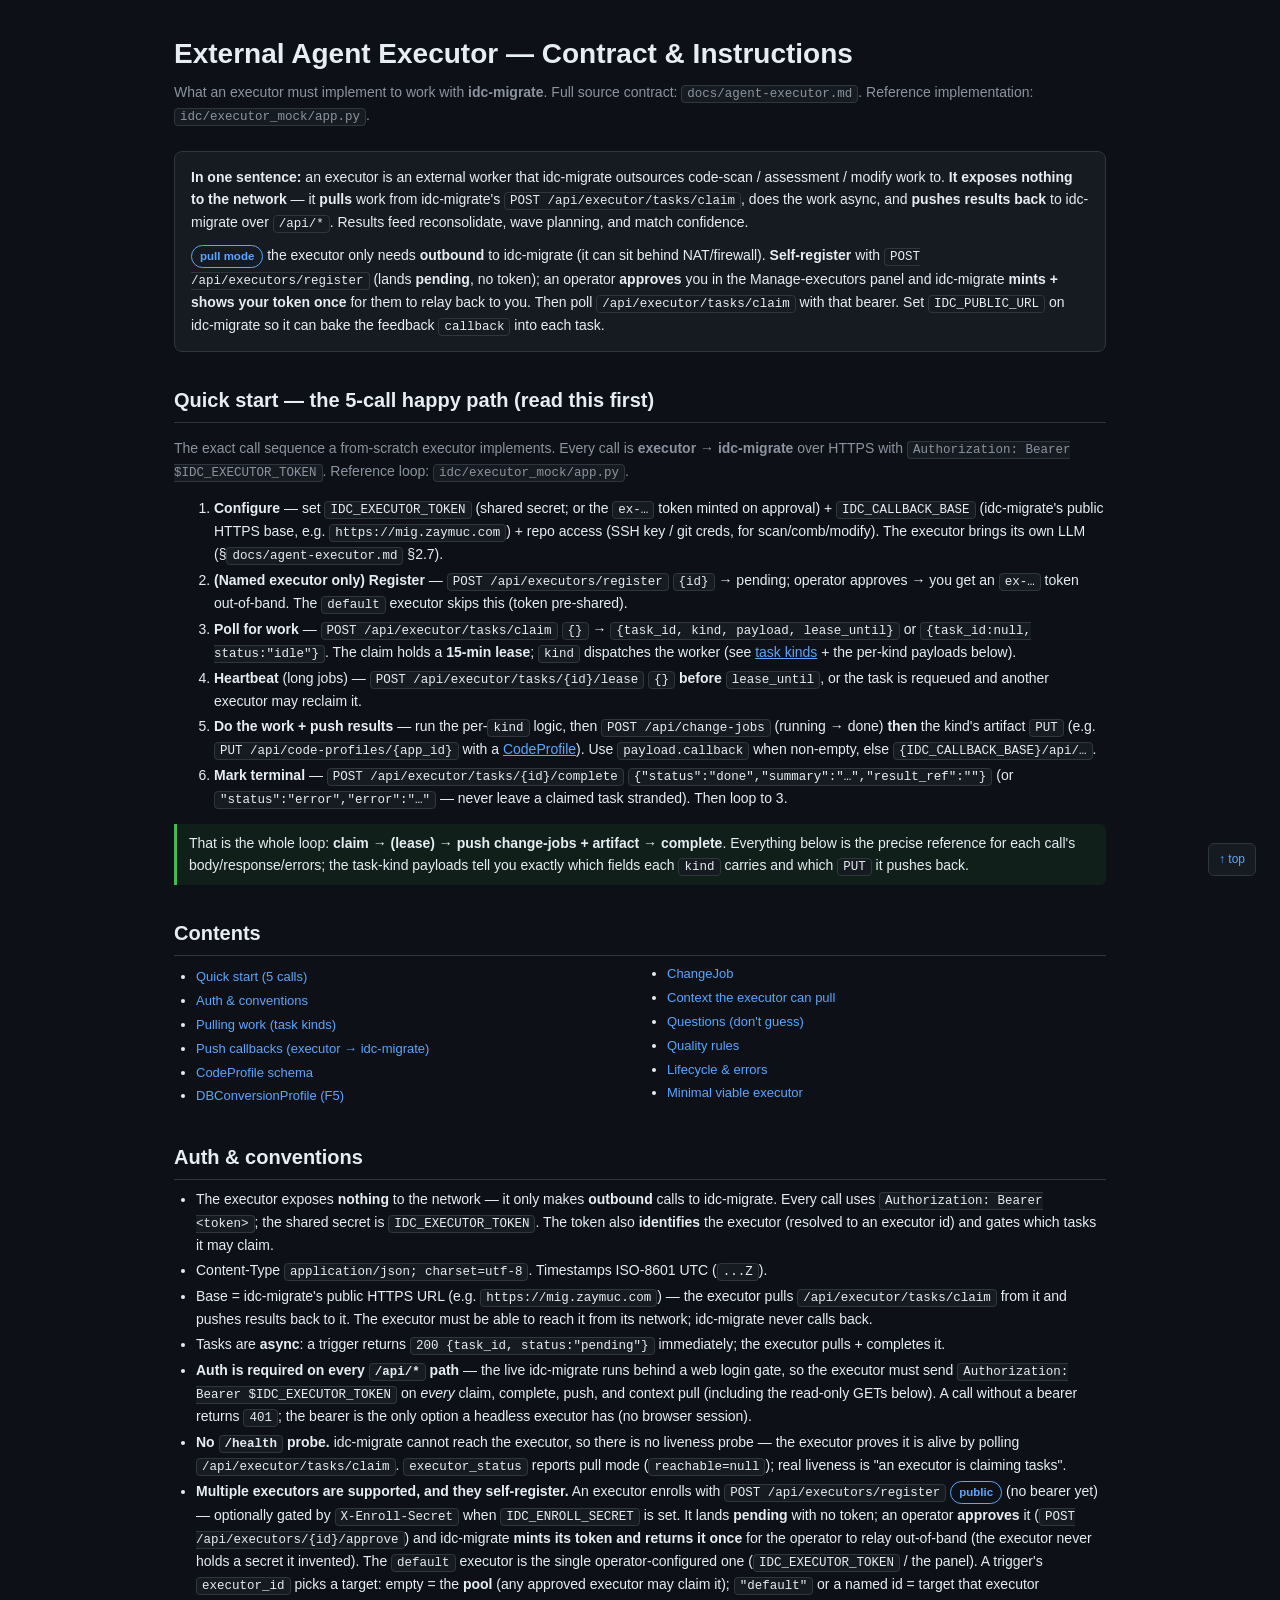
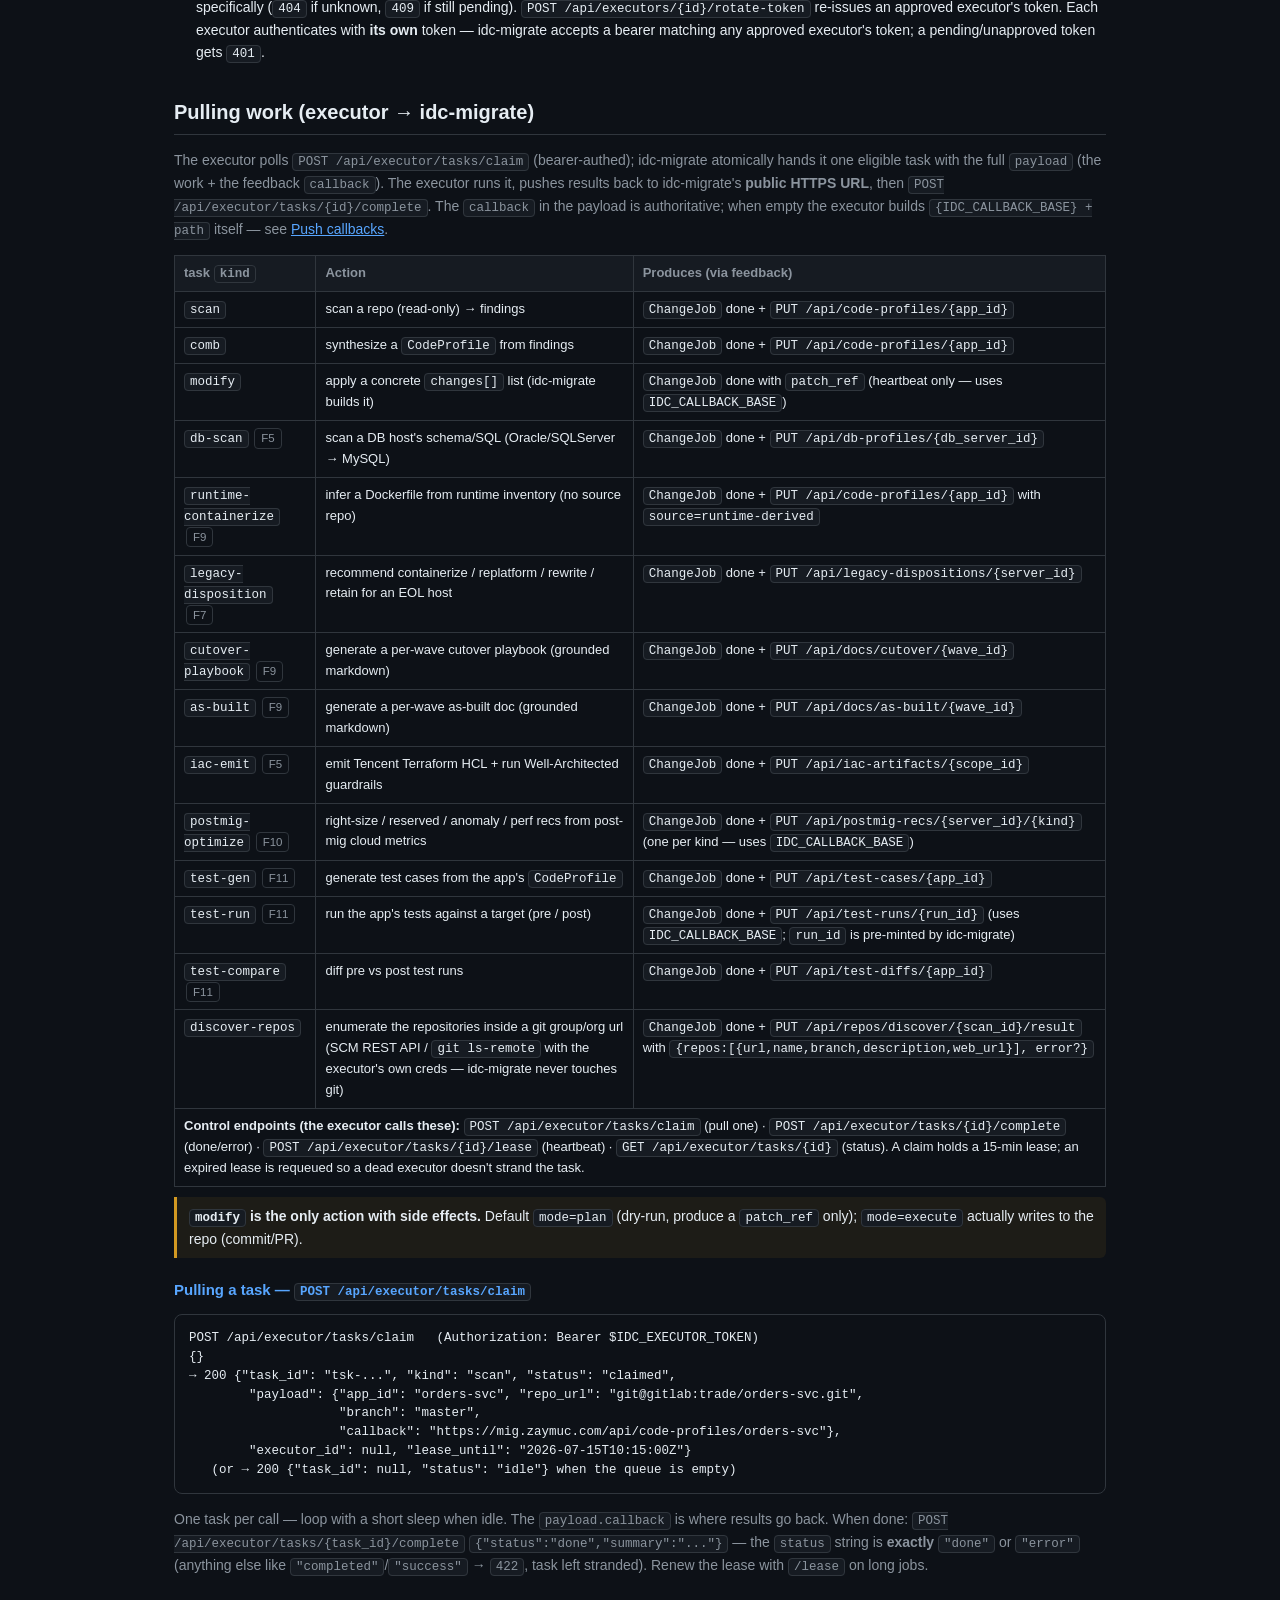
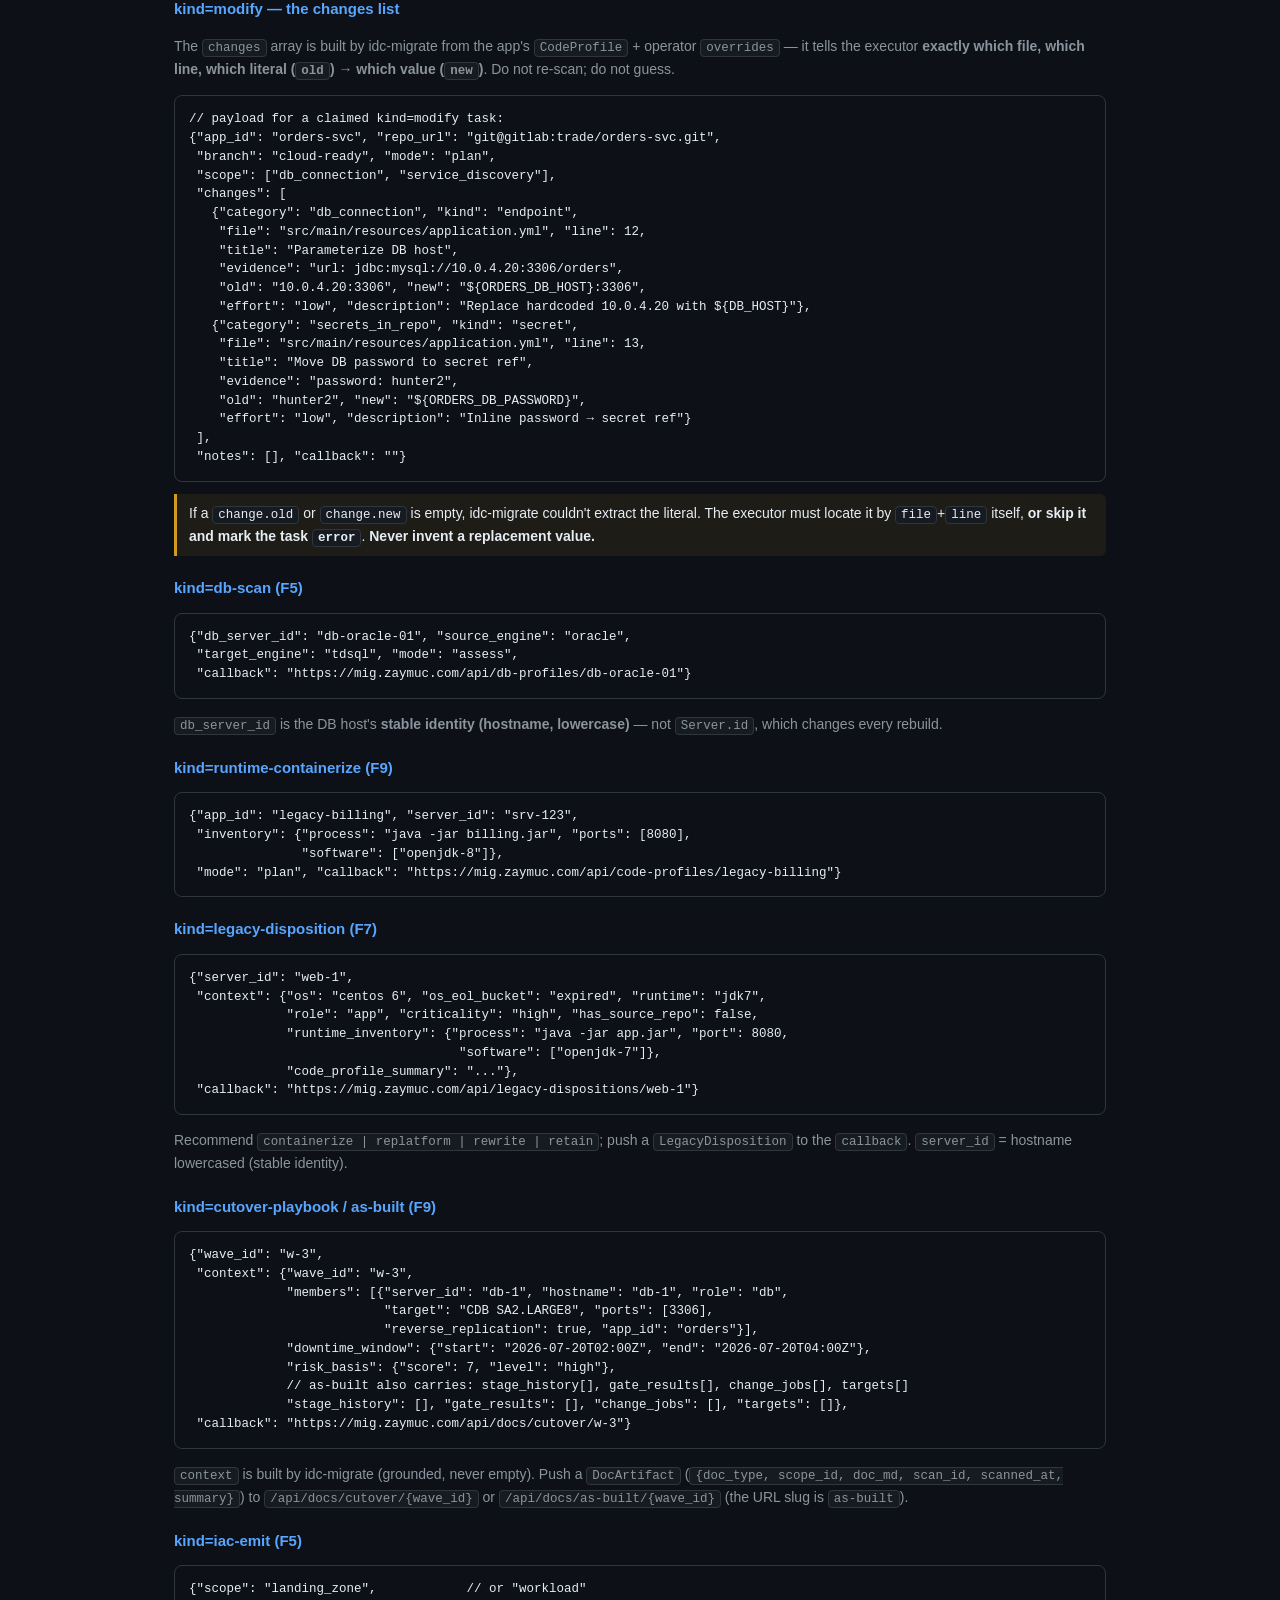
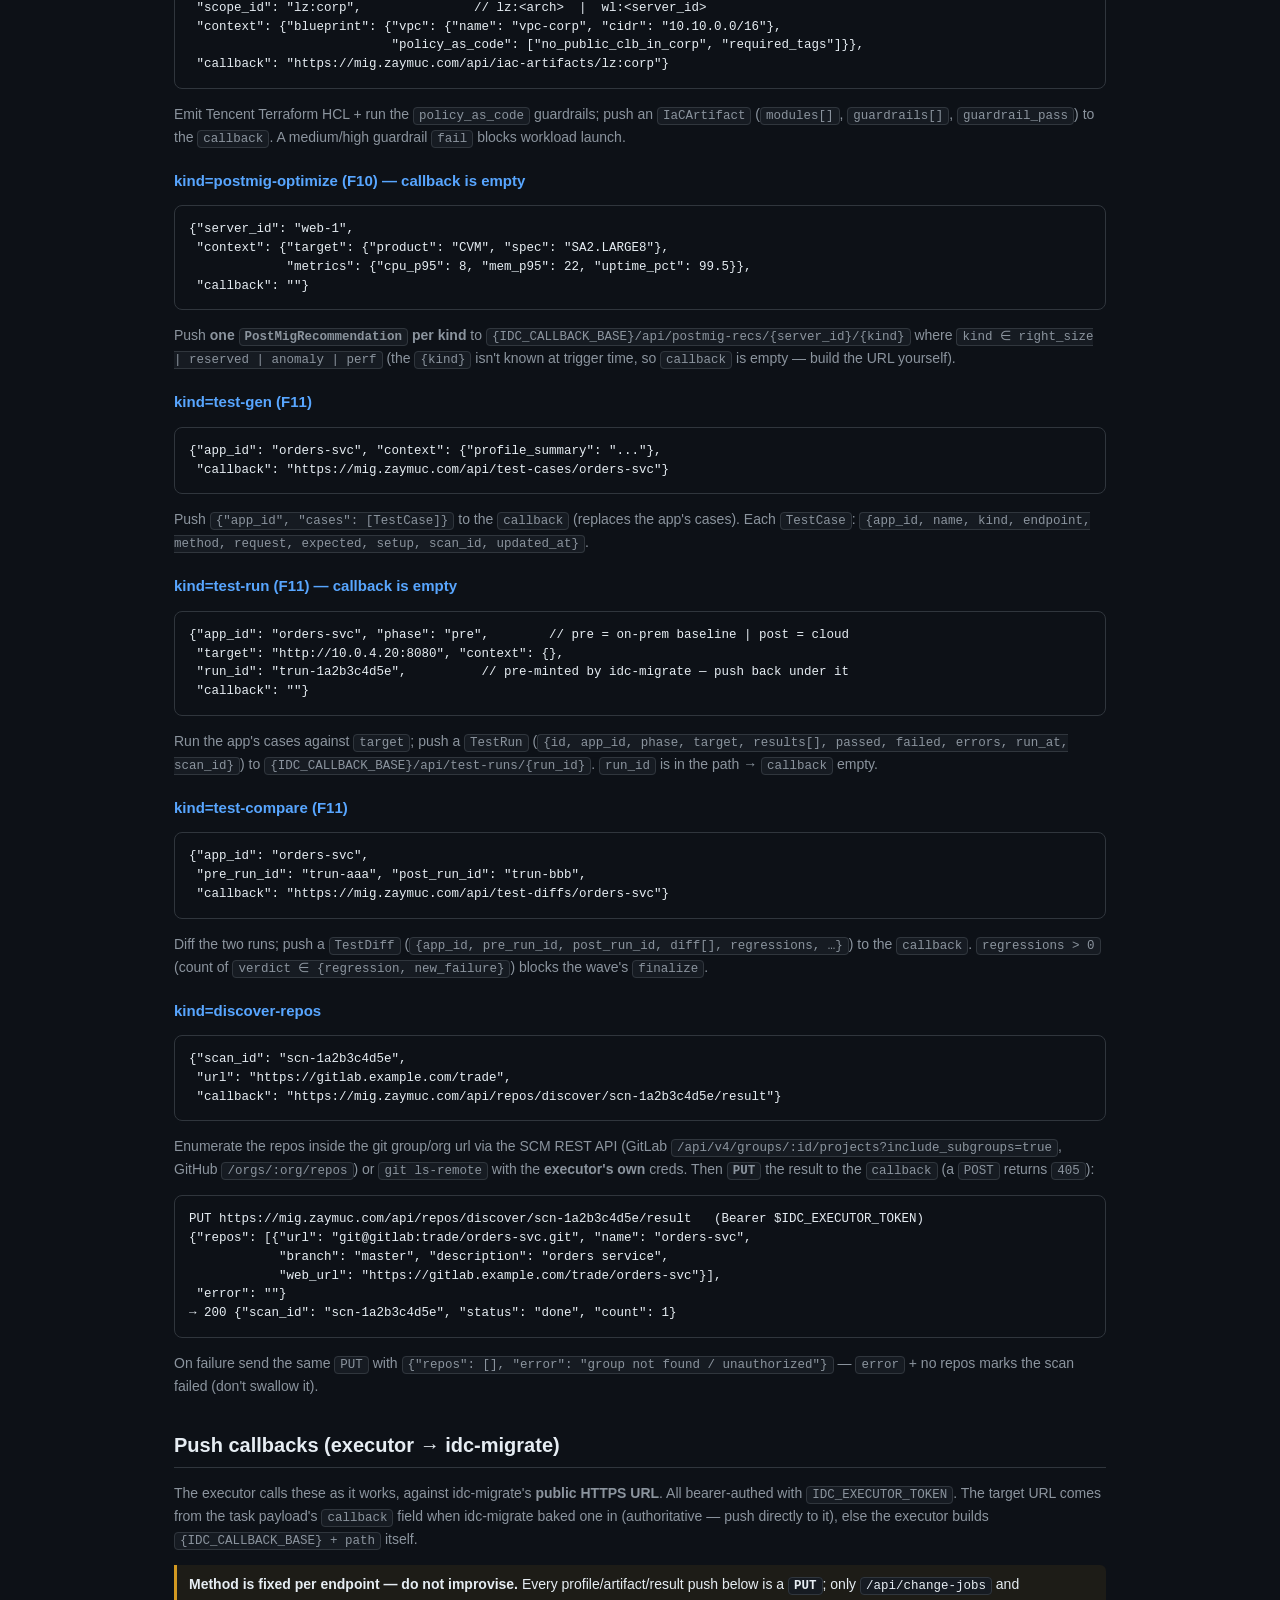
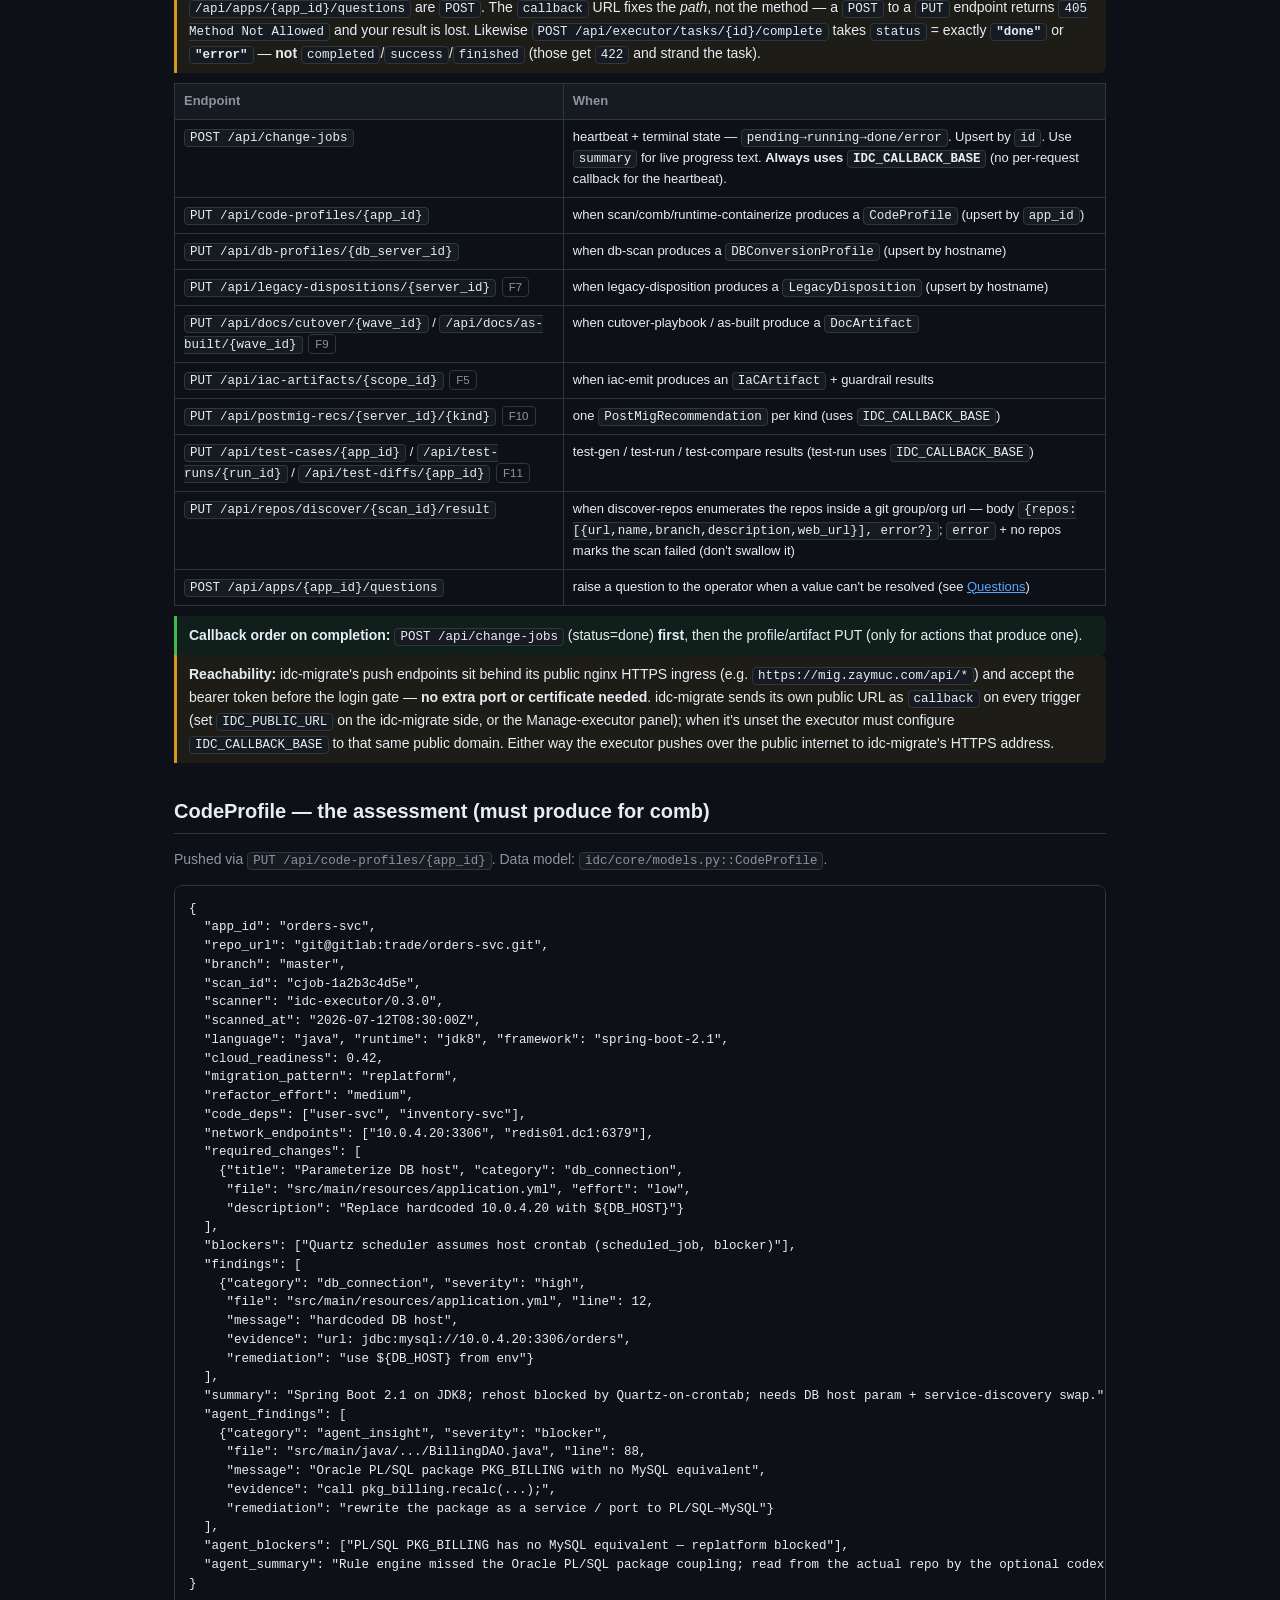
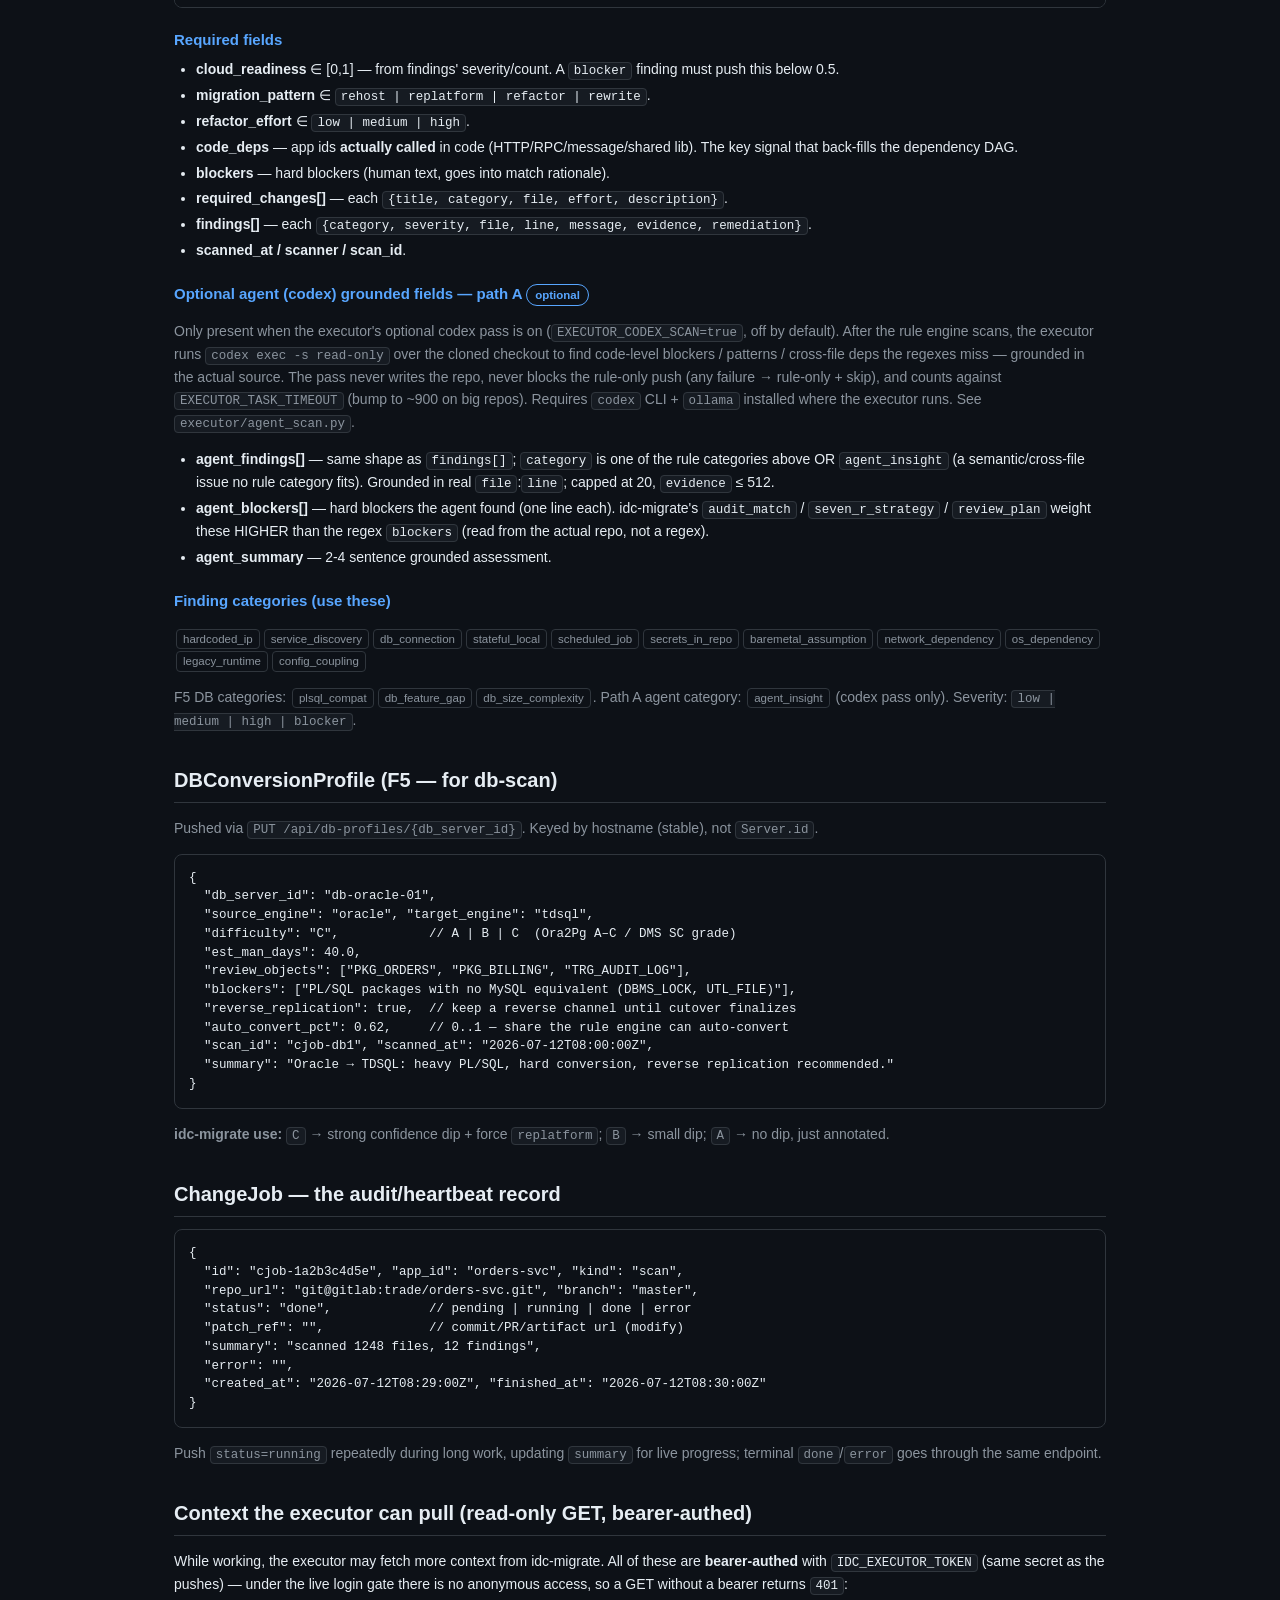
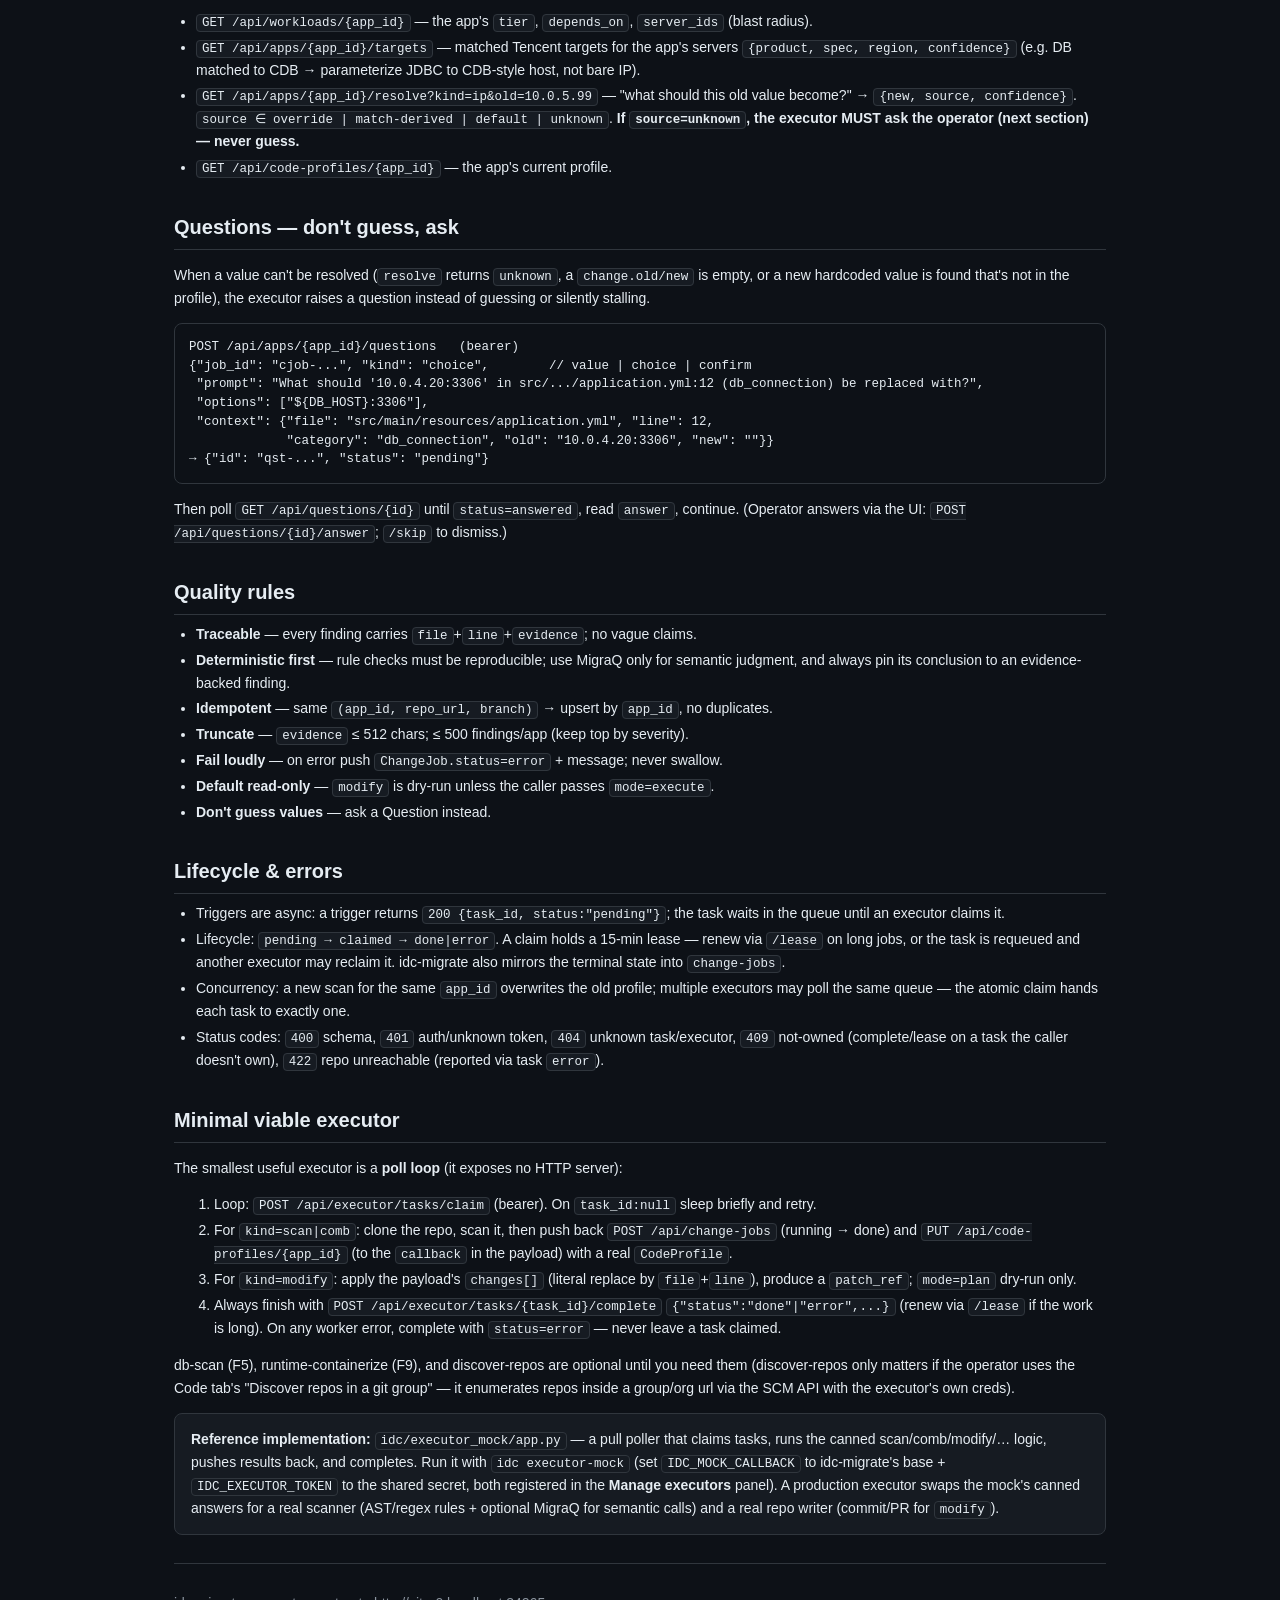
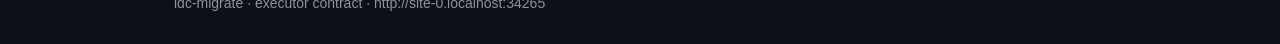
<file: web/executor.html>
<!doctype html>
<html lang="en">
<head>
<meta charset="utf-8"/>
<meta name="viewport" content="width=device-width, initial-scale=1"/>
<title>Executor contract · idc-migrate</title>
<style>
  :root{--bg:#0d1117;--card:#161b22;--border:#30363d;--fg:#e6edf3;--muted:#8b949e;--accent:#58a6ff;--green:#3fb950;--amber:#d29922;--red:#f85149;--code:#0d1117}
  *{box-sizing:border-box}
  body{margin:0;background:var(--bg);color:var(--fg);font:14px/1.6 -apple-system,Segoe UI,Roboto,Helvetica,Arial,sans-serif}
  .wrap{max-width:980px;margin:0 auto;padding:32px 24px 80px}
  h1{font-size:28px;margin:0 0 4px}
  h2{font-size:20px;margin:32px 0 8px;padding-bottom:6px;border-bottom:1px solid var(--border)}
  h3{font-size:15px;margin:20px 0 6px;color:var(--accent)}
  .sub{color:var(--muted);margin:0 0 24px}
  a{color:var(--accent)}
  code,pre{font-family:ui-monospace,SFMono-Regular,Menlo,Consolas,monospace}
  code{background:var(--card);border:1px solid var(--border);padding:1px 5px;border-radius:4px;font-size:12.5px}
  pre{background:var(--code);border:1px solid var(--border);border-radius:8px;padding:14px;overflow:auto;font-size:12.5px;line-height:1.5}
  pre code{background:none;border:0;padding:0;font-size:inherit}
  table{width:100%;border-collapse:collapse;margin:10px 0;font-size:13px}
  th,td{border:1px solid var(--border);padding:7px 9px;text-align:left;vertical-align:top}
  th{background:var(--card);color:var(--muted);font-weight:600}
  .card{background:var(--card);border:1px solid var(--border);border-radius:8px;padding:14px 16px;margin:12px 0}
  .pill{display:inline-block;padding:1px 8px;border-radius:99px;font-size:11.5px;font-weight:600;border:1px solid var(--border)}
  .p-green{color:var(--green);border-color:var(--green)}
  .p-amber{color:var(--amber);border-color:var(--amber)}
  .p-red{color:var(--red);border-color:var(--red)}
  .p-blue{color:var(--accent);border-color:var(--accent)}
  ul{margin:6px 0;padding-left:22px}
  li{margin:3px 0}
  .muted{color:var(--muted)}
  .tag{display:inline-block;background:var(--bg);border:1px solid var(--border);border-radius:4px;padding:0 6px;font-size:11.5px;color:var(--muted);margin:0 2px}
  .toc{columns:2;column-gap:32px;font-size:13px}
  .toc a{text-decoration:none}
  .toc li{break-inside:avoid}
  .note{border-left:3px solid var(--amber);padding:8px 12px;background:rgba(210,153,34,.08);border-radius:0 6px 6px 0}
  .ok{border-left-color:var(--green);background:rgba(63,185,80,.08)}
  hr{border:0;border-top:1px solid var(--border);margin:28px 0}
  .top{position:fixed;right:24px;bottom:24px;background:var(--card);border:1px solid var(--border);border-radius:6px;padding:6px 10px;text-decoration:none;font-size:12px}
</style>
</head>
<body>
<div class="wrap">
  <h1>External Agent Executor — Contract &amp; Instructions</h1>
  <p class="sub">What an executor must implement to work with <b>idc-migrate</b>. Full source contract: <code>docs/agent-executor.md</code>. Reference implementation: <code>idc/executor_mock/app.py</code>.</p>

  <div class="card">
    <b>In one sentence:</b> an executor is an external worker that idc-migrate outsources code-scan / assessment / modify work to. <b>It exposes nothing to the network</b> — it <b>pulls</b> work from idc-migrate's <code>POST /api/executor/tasks/claim</code>, does the work async, and <b>pushes results back</b> to idc-migrate over <code>/api/*</code>. Results feed reconsolidate, wave planning, and match confidence.
    <p style="margin:10px 0 0"><span class="pill p-blue">pull mode</span> the executor only needs <b>outbound</b> to idc-migrate (it can sit behind NAT/firewall). <b>Self-register</b> with <code>POST /api/executors/register</code> (lands <b>pending</b>, no token); an operator <b>approves</b> you in the Manage-executors panel and idc-migrate <b>mints + shows your token once</b> for them to relay back to you. Then poll <code>/api/executor/tasks/claim</code> with that bearer. Set <code>IDC_PUBLIC_URL</code> on idc-migrate so it can bake the feedback <code>callback</code> into each task.</p>
  </div>

  <h2 id="quickstart">Quick start — the 5-call happy path (read this first)</h2>
  <p class="muted">The exact call sequence a from-scratch executor implements. Every call is <b>executor → idc-migrate</b> over HTTPS with <code>Authorization: Bearer $IDC_EXECUTOR_TOKEN</code>. Reference loop: <code>idc/executor_mock/app.py</code>.</p>
  <ol>
    <li><b>Configure</b> — set <code>IDC_EXECUTOR_TOKEN</code> (shared secret; or the <code>ex-…</code> token minted on approval) + <code>IDC_CALLBACK_BASE</code> (idc-migrate's public HTTPS base, e.g. <code>https://mig.zaymuc.com</code>) + repo access (SSH key / git creds, for scan/comb/modify). The executor brings its own LLM (§<code>docs/agent-executor.md</code> §2.7).</li>
    <li><b>(Named executor only) Register</b> — <code>POST /api/executors/register</code> <code>{id}</code> → pending; operator approves → you get an <code>ex-…</code> token out-of-band. The <code>default</code> executor skips this (token pre-shared).</li>
    <li><b>Poll for work</b> — <code>POST /api/executor/tasks/claim</code> <code>{}</code> → <code>{task_id, kind, payload, lease_until}</code> or <code>{task_id:null, status:"idle"}</code>. The claim holds a <b>15-min lease</b>; <code>kind</code> dispatches the worker (see <a href="#actions">task kinds</a> + the per-kind payloads below).</li>
    <li><b>Heartbeat</b> (long jobs) — <code>POST /api/executor/tasks/{id}/lease</code> <code>{}</code> <b>before</b> <code>lease_until</code>, or the task is requeued and another executor may reclaim it.</li>
    <li><b>Do the work + push results</b> — run the per-<code>kind</code> logic, then <code>POST /api/change-jobs</code> (running → done) <b>then</b> the kind's artifact <code>PUT</code> (e.g. <code>PUT /api/code-profiles/{app_id}</code> with a <a href="#codeprofile">CodeProfile</a>). Use <code>payload.callback</code> when non-empty, else <code>{IDC_CALLBACK_BASE}/api/…</code>.</li>
    <li><b>Mark terminal</b> — <code>POST /api/executor/tasks/{id}/complete</code> <code>{"status":"done","summary":"…","result_ref":""}</code> (or <code>"status":"error","error":"…"</code> — never leave a claimed task stranded). Then loop to 3.</li>
  </ol>
  <div class="note ok">That is the whole loop: <b>claim → (lease) → push change-jobs + artifact → complete</b>. Everything below is the precise reference for each call's body/response/errors; the task-kind payloads tell you exactly which fields each <code>kind</code> carries and which <code>PUT</code> it pushes back.</div>

  <h2 id="toc">Contents</h2>
  <ul class="toc">
    <li><a href="#quickstart">Quick start (5 calls)</a></li>
    <li><a href="#auth">Auth &amp; conventions</a></li>
    <li><a href="#actions">Pulling work (task kinds)</a></li>
    <li><a href="#push">Push callbacks (executor → idc-migrate)</a></li>
    <li><a href="#codeprofile">CodeProfile schema</a></li>
    <li><a href="#dbprofile">DBConversionProfile (F5)</a></li>
    <li><a href="#changejob">ChangeJob</a></li>
    <li><a href="#context">Context the executor can pull</a></li>
    <li><a href="#questions">Questions (don't guess)</a></li>
    <li><a href="#quality">Quality rules</a></li>
    <li><a href="#lifecycle">Lifecycle &amp; errors</a></li>
    <li><a href="#minimal">Minimal viable executor</a></li>
  </ul>

  <h2 id="auth">Auth &amp; conventions</h2>
  <ul>
    <li>The executor exposes <b>nothing</b> to the network — it only makes <b>outbound</b> calls to idc-migrate. Every call uses <code>Authorization: Bearer &lt;token&gt;</code>; the shared secret is <code>IDC_EXECUTOR_TOKEN</code>. The token also <b>identifies</b> the executor (resolved to an executor id) and gates which tasks it may claim.</li>
    <li>Content-Type <code>application/json; charset=utf-8</code>. Timestamps ISO-8601 UTC (<code>...Z</code>).</li>
    <li>Base = idc-migrate's public HTTPS URL (e.g. <code>https://mig.zaymuc.com</code>) — the executor pulls <code>/api/executor/tasks/claim</code> from it and pushes results back to it. The executor must be able to reach it from its network; idc-migrate never calls back.</li>
    <li>Tasks are <b>async</b>: a trigger returns <code>200 {task_id, status:"pending"}</code> immediately; the executor pulls + completes it.</li>
    <li><b>Auth is required on every <code>/api/*</code> path</b> — the live idc-migrate runs behind a web login gate, so the executor must send <code>Authorization: Bearer $IDC_EXECUTOR_TOKEN</code> on <em>every</em> claim, complete, push, and context pull (including the read-only GETs below). A call without a bearer returns <code>401</code>; the bearer is the only option a headless executor has (no browser session).</li>
    <li><b>No <code>/health</code> probe.</b> idc-migrate cannot reach the executor, so there is no liveness probe — the executor proves it is alive by polling <code>/api/executor/tasks/claim</code>. <code>executor_status</code> reports pull mode (<code>reachable=null</code>); real liveness is "an executor is claiming tasks".</li>
    <li><b>Multiple executors are supported, and they self-register.</b> An executor enrolls with <code>POST /api/executors/register</code> <span class="pill p-blue">public</span> (no bearer yet) — optionally gated by <code>X-Enroll-Secret</code> when <code>IDC_ENROLL_SECRET</code> is set. It lands <b>pending</b> with no token; an operator <b>approves</b> it (<code>POST /api/executors/{id}/approve</code>) and idc-migrate <b>mints its token and returns it once</b> for the operator to relay out-of-band (the executor never holds a secret it invented). The <code>default</code> executor is the single operator-configured one (<code>IDC_EXECUTOR_TOKEN</code> / the panel). A trigger's <code>executor_id</code> picks a target: empty = the <b>pool</b> (any approved executor may claim it); <code>"default"</code> or a named id = target that executor specifically (<code>404</code> if unknown, <code>409</code> if still pending). <code>POST /api/executors/{id}/rotate-token</code> re-issues an approved executor's token. Each executor authenticates with <b>its own</b> token — idc-migrate accepts a bearer matching any approved executor's token; a pending/unapproved token gets <code>401</code>.</li>
  </ul>

  <h2 id="actions">Pulling work (executor → idc-migrate)</h2>
  <p class="muted">The executor polls <code>POST /api/executor/tasks/claim</code> (bearer-authed); idc-migrate atomically hands it one eligible task with the full <code>payload</code> (the work + the feedback <code>callback</code>). The executor runs it, pushes results back to idc-migrate's <b>public HTTPS URL</b>, then <code>POST /api/executor/tasks/{id}/complete</code>. The <code>callback</code> in the payload is authoritative; when empty the executor builds <code>{IDC_CALLBACK_BASE} + path</code> itself — see <a href="#push">Push callbacks</a>.</p>
  <table>
    <tr><th>task <code>kind</code></th><th>Action</th><th>Produces (via feedback)</th></tr>
    <tr><td><code>scan</code></td><td>scan a repo (read-only) → findings</td><td><code>ChangeJob</code> done + <code>PUT /api/code-profiles/{app_id}</code></td></tr>
    <tr><td><code>comb</code></td><td>synthesize a <code>CodeProfile</code> from findings</td><td><code>ChangeJob</code> done + <code>PUT /api/code-profiles/{app_id}</code></td></tr>
    <tr><td><code>modify</code></td><td>apply a concrete <code>changes[]</code> list (idc-migrate builds it)</td><td><code>ChangeJob</code> done with <code>patch_ref</code> (heartbeat only — uses <code>IDC_CALLBACK_BASE</code>)</td></tr>
    <tr><td><code>db-scan</code> <span class="tag">F5</span></td><td>scan a DB host's schema/SQL (Oracle/SQLServer → MySQL)</td><td><code>ChangeJob</code> done + <code>PUT /api/db-profiles/{db_server_id}</code></td></tr>
    <tr><td><code>runtime-containerize</code> <span class="tag">F9</span></td><td>infer a Dockerfile from runtime inventory (no source repo)</td><td><code>ChangeJob</code> done + <code>PUT /api/code-profiles/{app_id}</code> with <code>source=runtime-derived</code></td></tr>
    <tr><td><code>legacy-disposition</code> <span class="tag">F7</span></td><td>recommend containerize / replatform / rewrite / retain for an EOL host</td><td><code>ChangeJob</code> done + <code>PUT /api/legacy-dispositions/{server_id}</code></td></tr>
    <tr><td><code>cutover-playbook</code> <span class="tag">F9</span></td><td>generate a per-wave cutover playbook (grounded markdown)</td><td><code>ChangeJob</code> done + <code>PUT /api/docs/cutover/{wave_id}</code></td></tr>
    <tr><td><code>as-built</code> <span class="tag">F9</span></td><td>generate a per-wave as-built doc (grounded markdown)</td><td><code>ChangeJob</code> done + <code>PUT /api/docs/as-built/{wave_id}</code></td></tr>
    <tr><td><code>iac-emit</code> <span class="tag">F5</span></td><td>emit Tencent Terraform HCL + run Well-Architected guardrails</td><td><code>ChangeJob</code> done + <code>PUT /api/iac-artifacts/{scope_id}</code></td></tr>
    <tr><td><code>postmig-optimize</code> <span class="tag">F10</span></td><td>right-size / reserved / anomaly / perf recs from post-mig cloud metrics</td><td><code>ChangeJob</code> done + <code>PUT /api/postmig-recs/{server_id}/{kind}</code> (one per kind — uses <code>IDC_CALLBACK_BASE</code>)</td></tr>
    <tr><td><code>test-gen</code> <span class="tag">F11</span></td><td>generate test cases from the app's <code>CodeProfile</code></td><td><code>ChangeJob</code> done + <code>PUT /api/test-cases/{app_id}</code></td></tr>
    <tr><td><code>test-run</code> <span class="tag">F11</span></td><td>run the app's tests against a target (pre / post)</td><td><code>ChangeJob</code> done + <code>PUT /api/test-runs/{run_id}</code> (uses <code>IDC_CALLBACK_BASE</code>; <code>run_id</code> is pre-minted by idc-migrate)</td></tr>
    <tr><td><code>test-compare</code> <span class="tag">F11</span></td><td>diff pre vs post test runs</td><td><code>ChangeJob</code> done + <code>PUT /api/test-diffs/{app_id}</code></td></tr>
    <tr><td><code>discover-repos</code></td><td>enumerate the repositories inside a git group/org url (SCM REST API / <code>git ls-remote</code> with the executor's own creds — idc-migrate never touches git)</td><td><code>ChangeJob</code> done + <code>PUT /api/repos/discover/{scan_id}/result</code> with <code>{repos:[{url,name,branch,description,web_url}], error?}</code></td></tr>
    <tr><td colspan="3"><b>Control endpoints (the executor calls these):</b> <code>POST /api/executor/tasks/claim</code> (pull one) · <code>POST /api/executor/tasks/{id}/complete</code> (done/error) · <code>POST /api/executor/tasks/{id}/lease</code> (heartbeat) · <code>GET /api/executor/tasks/{id}</code> (status). A claim holds a 15-min lease; an expired lease is requeued so a dead executor doesn't strand the task.</td></tr>
  </table>
  <div class="note"><b><code>modify</code> is the only action with side effects.</b> Default <code>mode=plan</code> (dry-run, produce a <code>patch_ref</code> only); <code>mode=execute</code> actually writes to the repo (commit/PR).</div>

  <h3>Pulling a task — <code>POST /api/executor/tasks/claim</code></h3>
<pre><code>POST /api/executor/tasks/claim   (Authorization: Bearer $IDC_EXECUTOR_TOKEN)
{}
→ 200 {"task_id": "tsk-...", "kind": "scan", "status": "claimed",
        "payload": {"app_id": "orders-svc", "repo_url": "git@gitlab:trade/orders-svc.git",
                    "branch": "master",
                    "callback": "https://mig.zaymuc.com/api/code-profiles/orders-svc"},
        "executor_id": null, "lease_until": "2026-07-15T10:15:00Z"}
   (or → 200 {"task_id": null, "status": "idle"} when the queue is empty)</code></pre>
  <p class="muted">One task per call — loop with a short sleep when idle. The <code>payload.callback</code> is where results go back. When done: <code>POST /api/executor/tasks/{task_id}/complete</code> <code>{"status":"done","summary":"..."}</code> — the <code>status</code> string is <b>exactly</b> <code>"done"</code> or <code>"error"</code> (anything else like <code>"completed"</code>/<code>"success"</code> → <code>422</code>, task left stranded). Renew the lease with <code>/lease</code> on long jobs.</p>

  <h3>kind=modify — the changes list</h3>
  <p class="muted">The <code>changes</code> array is built by idc-migrate from the app's <code>CodeProfile</code> + operator <code>overrides</code> — it tells the executor <b>exactly which file, which line, which literal (<code>old</code>) → which value (<code>new</code>)</b>. Do not re-scan; do not guess.</p>
<pre><code>// payload for a claimed kind=modify task:
{"app_id": "orders-svc", "repo_url": "git@gitlab:trade/orders-svc.git",
 "branch": "cloud-ready", "mode": "plan",
 "scope": ["db_connection", "service_discovery"],
 "changes": [
   {"category": "db_connection", "kind": "endpoint",
    "file": "src/main/resources/application.yml", "line": 12,
    "title": "Parameterize DB host",
    "evidence": "url: jdbc:mysql://10.0.4.20:3306/orders",
    "old": "10.0.4.20:3306", "new": "${ORDERS_DB_HOST}:3306",
    "effort": "low", "description": "Replace hardcoded 10.0.4.20 with ${DB_HOST}"},
   {"category": "secrets_in_repo", "kind": "secret",
    "file": "src/main/resources/application.yml", "line": 13,
    "title": "Move DB password to secret ref",
    "evidence": "password: hunter2",
    "old": "hunter2", "new": "${ORDERS_DB_PASSWORD}",
    "effort": "low", "description": "Inline password → secret ref"}
 ],
 "notes": [], "callback": ""}</code></pre>
  <div class="note">If a <code>change.old</code> or <code>change.new</code> is empty, idc-migrate couldn't extract the literal. The executor must locate it by <code>file</code>+<code>line</code> itself, <b>or skip it and mark the task <code>error</code></b>. <b>Never invent a replacement value.</b></div>

  <h3>kind=db-scan (F5)</h3>
<pre><code>{"db_server_id": "db-oracle-01", "source_engine": "oracle",
 "target_engine": "tdsql", "mode": "assess",
 "callback": "https://mig.zaymuc.com/api/db-profiles/db-oracle-01"}</code></pre>
  <p class="muted"><code>db_server_id</code> is the DB host's <b>stable identity (hostname, lowercase)</b> — not <code>Server.id</code>, which changes every rebuild.</p>

  <h3>kind=runtime-containerize (F9)</h3>
<pre><code>{"app_id": "legacy-billing", "server_id": "srv-123",
 "inventory": {"process": "java -jar billing.jar", "ports": [8080],
               "software": ["openjdk-8"]},
 "mode": "plan", "callback": "https://mig.zaymuc.com/api/code-profiles/legacy-billing"}</code></pre>

  <h3>kind=legacy-disposition (F7)</h3>
<pre><code>{"server_id": "web-1",
 "context": {"os": "centos 6", "os_eol_bucket": "expired", "runtime": "jdk7",
             "role": "app", "criticality": "high", "has_source_repo": false,
             "runtime_inventory": {"process": "java -jar app.jar", "port": 8080,
                                    "software": ["openjdk-7"]},
             "code_profile_summary": "..."},
 "callback": "https://mig.zaymuc.com/api/legacy-dispositions/web-1"}</code></pre>
  <p class="muted">Recommend <code>containerize | replatform | rewrite | retain</code>; push a <code>LegacyDisposition</code> to the <code>callback</code>. <code>server_id</code> = hostname lowercased (stable identity).</p>

  <h3>kind=cutover-playbook / as-built (F9)</h3>
<pre><code>{"wave_id": "w-3",
 "context": {"wave_id": "w-3",
             "members": [{"server_id": "db-1", "hostname": "db-1", "role": "db",
                          "target": "CDB SA2.LARGE8", "ports": [3306],
                          "reverse_replication": true, "app_id": "orders"}],
             "downtime_window": {"start": "2026-07-20T02:00Z", "end": "2026-07-20T04:00Z"},
             "risk_basis": {"score": 7, "level": "high"},
             // as-built also carries: stage_history[], gate_results[], change_jobs[], targets[]
             "stage_history": [], "gate_results": [], "change_jobs": [], "targets": []},
 "callback": "https://mig.zaymuc.com/api/docs/cutover/w-3"}</code></pre>
  <p class="muted"><code>context</code> is built by idc-migrate (grounded, never empty). Push a <code>DocArtifact</code> (<code>{doc_type, scope_id, doc_md, scan_id, scanned_at, summary}</code>) to <code>/api/docs/cutover/{wave_id}</code> or <code>/api/docs/as-built/{wave_id}</code> (the URL slug is <code>as-built</code>).</p>

  <h3>kind=iac-emit (F5)</h3>
<pre><code>{"scope": "landing_zone",            // or "workload"
 "scope_id": "lz:corp",               // lz:&lt;arch&gt;  |  wl:&lt;server_id&gt;
 "context": {"blueprint": {"vpc": {"name": "vpc-corp", "cidr": "10.10.0.0/16"},
                           "policy_as_code": ["no_public_clb_in_corp", "required_tags"]}},
 "callback": "https://mig.zaymuc.com/api/iac-artifacts/lz:corp"}</code></pre>
  <p class="muted">Emit Tencent Terraform HCL + run the <code>policy_as_code</code> guardrails; push an <code>IaCArtifact</code> (<code>modules[]</code>, <code>guardrails[]</code>, <code>guardrail_pass</code>) to the <code>callback</code>. A medium/high guardrail <code>fail</code> blocks workload launch.</p>

  <h3>kind=postmig-optimize (F10) — callback is empty</h3>
<pre><code>{"server_id": "web-1",
 "context": {"target": {"product": "CVM", "spec": "SA2.LARGE8"},
             "metrics": {"cpu_p95": 8, "mem_p95": 22, "uptime_pct": 99.5}},
 "callback": ""}</code></pre>
  <p class="muted">Push <b>one <code>PostMigRecommendation</code> per kind</b> to <code>{IDC_CALLBACK_BASE}/api/postmig-recs/{server_id}/{kind}</code> where <code>kind ∈ right_size | reserved | anomaly | perf</code> (the <code>{kind}</code> isn't known at trigger time, so <code>callback</code> is empty — build the URL yourself).</p>

  <h3>kind=test-gen (F11)</h3>
<pre><code>{"app_id": "orders-svc", "context": {"profile_summary": "..."},
 "callback": "https://mig.zaymuc.com/api/test-cases/orders-svc"}</code></pre>
  <p class="muted">Push <code>{"app_id", "cases": [TestCase]}</code> to the <code>callback</code> (replaces the app's cases). Each <code>TestCase</code>: <code>{app_id, name, kind, endpoint, method, request, expected, setup, scan_id, updated_at}</code>.</p>

  <h3>kind=test-run (F11) — callback is empty</h3>
<pre><code>{"app_id": "orders-svc", "phase": "pre",        // pre = on-prem baseline | post = cloud
 "target": "http://10.0.4.20:8080", "context": {},
 "run_id": "trun-1a2b3c4d5e",          // pre-minted by idc-migrate — push back under it
 "callback": ""}</code></pre>
  <p class="muted">Run the app's cases against <code>target</code>; push a <code>TestRun</code> (<code>{id, app_id, phase, target, results[], passed, failed, errors, run_at, scan_id}</code>) to <code>{IDC_CALLBACK_BASE}/api/test-runs/{run_id}</code>. <code>run_id</code> is in the path → <code>callback</code> empty.</p>

  <h3>kind=test-compare (F11)</h3>
<pre><code>{"app_id": "orders-svc",
 "pre_run_id": "trun-aaa", "post_run_id": "trun-bbb",
 "callback": "https://mig.zaymuc.com/api/test-diffs/orders-svc"}</code></pre>
  <p class="muted">Diff the two runs; push a <code>TestDiff</code> (<code>{app_id, pre_run_id, post_run_id, diff[], regressions, …}</code>) to the <code>callback</code>. <code>regressions &gt; 0</code> (count of <code>verdict ∈ {regression, new_failure}</code>) blocks the wave's <code>finalize</code>.</p>

  <h3>kind=discover-repos</h3>
<pre><code>{"scan_id": "scn-1a2b3c4d5e",
 "url": "https://gitlab.example.com/trade",
 "callback": "https://mig.zaymuc.com/api/repos/discover/scn-1a2b3c4d5e/result"}</code></pre>
  <p class="muted">Enumerate the repos inside the git group/org url via the SCM REST API (GitLab <code>/api/v4/groups/:id/projects?include_subgroups=true</code>, GitHub <code>/orgs/:org/repos</code>) or <code>git ls-remote</code> with the <b>executor's own</b> creds. Then <b><code>PUT</code></b> the result to the <code>callback</code> (a <code>POST</code> returns <code>405</code>):</p>
<pre><code>PUT https://mig.zaymuc.com/api/repos/discover/scn-1a2b3c4d5e/result   (Bearer $IDC_EXECUTOR_TOKEN)
{"repos": [{"url": "git@gitlab:trade/orders-svc.git", "name": "orders-svc",
            "branch": "master", "description": "orders service",
            "web_url": "https://gitlab.example.com/trade/orders-svc"}],
 "error": ""}
→ 200 {"scan_id": "scn-1a2b3c4d5e", "status": "done", "count": 1}</code></pre>
  <p class="muted">On failure send the same <code>PUT</code> with <code>{"repos": [], "error": "group not found / unauthorized"}</code> — <code>error</code> + no repos marks the scan failed (don't swallow it).</p>

  <h2 id="push">Push callbacks (executor → idc-migrate)</h2>
  <p class="muted">The executor calls these as it works, against idc-migrate's <b>public HTTPS URL</b>. All bearer-authed with <code>IDC_EXECUTOR_TOKEN</code>. The target URL comes from the task payload's <code>callback</code> field when idc-migrate baked one in (authoritative — push directly to it), else the executor builds <code>{IDC_CALLBACK_BASE} + path</code> itself.</p>
  <div class="note"><b>Method is fixed per endpoint — do not improvise.</b> Every profile/artifact/result push below is a <code><b>PUT</b></code>; only <code>/api/change-jobs</code> and <code>/api/apps/{app_id}/questions</code> are <code>POST</code>. The <code>callback</code> URL fixes the <i>path</i>, not the method — a <code>POST</code> to a <code>PUT</code> endpoint returns <code>405 Method Not Allowed</code> and your result is lost. Likewise <code>POST /api/executor/tasks/{id}/complete</code> takes <code>status</code> = exactly <code><b>"done"</b></code> or <code><b>"error"</b></code> — <b>not</b> <code>completed</code>/<code>success</code>/<code>finished</code> (those get <code>422</code> and strand the task).</div>
  <table>
    <tr><th>Endpoint</th><th>When</th></tr>
    <tr><td><code>POST /api/change-jobs</code></td><td>heartbeat + terminal state — <code>pending→running→done/error</code>. Upsert by <code>id</code>. Use <code>summary</code> for live progress text. <b>Always uses <code>IDC_CALLBACK_BASE</code></b> (no per-request callback for the heartbeat).</td></tr>
    <tr><td><code>PUT /api/code-profiles/{app_id}</code></td><td>when scan/comb/runtime-containerize produces a <code>CodeProfile</code> (upsert by <code>app_id</code>)</td></tr>
    <tr><td><code>PUT /api/db-profiles/{db_server_id}</code></td><td>when db-scan produces a <code>DBConversionProfile</code> (upsert by hostname)</td></tr>
    <tr><td><code>PUT /api/legacy-dispositions/{server_id}</code> <span class="tag">F7</span></td><td>when legacy-disposition produces a <code>LegacyDisposition</code> (upsert by hostname)</td></tr>
    <tr><td><code>PUT /api/docs/cutover/{wave_id}</code> / <code>/api/docs/as-built/{wave_id}</code> <span class="tag">F9</span></td><td>when cutover-playbook / as-built produce a <code>DocArtifact</code></td></tr>
    <tr><td><code>PUT /api/iac-artifacts/{scope_id}</code> <span class="tag">F5</span></td><td>when iac-emit produces an <code>IaCArtifact</code> + guardrail results</td></tr>
    <tr><td><code>PUT /api/postmig-recs/{server_id}/{kind}</code> <span class="tag">F10</span></td><td>one <code>PostMigRecommendation</code> per kind (uses <code>IDC_CALLBACK_BASE</code>)</td></tr>
    <tr><td><code>PUT /api/test-cases/{app_id}</code> / <code>/api/test-runs/{run_id}</code> / <code>/api/test-diffs/{app_id}</code> <span class="tag">F11</span></td><td>test-gen / test-run / test-compare results (test-run uses <code>IDC_CALLBACK_BASE</code>)</td></tr>
    <tr><td><code>PUT /api/repos/discover/{scan_id}/result</code></td><td>when discover-repos enumerates the repos inside a git group/org url — body <code>{repos:[{url,name,branch,description,web_url}], error?}</code>; <code>error</code> + no repos marks the scan failed (don't swallow it)</td></tr>
    <tr><td><code>POST /api/apps/{app_id}/questions</code></td><td>raise a question to the operator when a value can't be resolved (see <a href="#questions">Questions</a>)</td></tr>
  </table>
  <div class="note ok"><b>Callback order on completion:</b> <code>POST /api/change-jobs</code> (status=done) <b>first</b>, then the profile/artifact PUT (only for actions that produce one).</div>
  <div class="note"><b>Reachability:</b> idc-migrate's push endpoints sit behind its public nginx HTTPS ingress (e.g. <code>https://mig.zaymuc.com/api/*</code>) and accept the bearer token before the login gate — <b>no extra port or certificate needed</b>. idc-migrate sends its own public URL as <code>callback</code> on every trigger (set <code>IDC_PUBLIC_URL</code> on the idc-migrate side, or the Manage-executor panel); when it's unset the executor must configure <code>IDC_CALLBACK_BASE</code> to that same public domain. Either way the executor pushes over the public internet to idc-migrate's HTTPS address.</div>

  <h2 id="codeprofile">CodeProfile — the assessment (must produce for comb)</h2>
  <p class="muted">Pushed via <code>PUT /api/code-profiles/{app_id}</code>. Data model: <code>idc/core/models.py::CodeProfile</code>.</p>
<pre><code>{
  "app_id": "orders-svc",
  "repo_url": "git@gitlab:trade/orders-svc.git",
  "branch": "master",
  "scan_id": "cjob-1a2b3c4d5e",
  "scanner": "idc-executor/0.3.0",
  "scanned_at": "2026-07-12T08:30:00Z",
  "language": "java", "runtime": "jdk8", "framework": "spring-boot-2.1",
  "cloud_readiness": 0.42,
  "migration_pattern": "replatform",
  "refactor_effort": "medium",
  "code_deps": ["user-svc", "inventory-svc"],
  "network_endpoints": ["10.0.4.20:3306", "redis01.dc1:6379"],
  "required_changes": [
    {"title": "Parameterize DB host", "category": "db_connection",
     "file": "src/main/resources/application.yml", "effort": "low",
     "description": "Replace hardcoded 10.0.4.20 with ${DB_HOST}"}
  ],
  "blockers": ["Quartz scheduler assumes host crontab (scheduled_job, blocker)"],
  "findings": [
    {"category": "db_connection", "severity": "high",
     "file": "src/main/resources/application.yml", "line": 12,
     "message": "hardcoded DB host",
     "evidence": "url: jdbc:mysql://10.0.4.20:3306/orders",
     "remediation": "use ${DB_HOST} from env"}
  ],
  "summary": "Spring Boot 2.1 on JDK8; rehost blocked by Quartz-on-crontab; needs DB host param + service-discovery swap.",
  "agent_findings": [
    {"category": "agent_insight", "severity": "blocker",
     "file": "src/main/java/.../BillingDAO.java", "line": 88,
     "message": "Oracle PL/SQL package PKG_BILLING with no MySQL equivalent",
     "evidence": "call pkg_billing.recalc(...);",
     "remediation": "rewrite the package as a service / port to PL/SQL→MySQL"}
  ],
  "agent_blockers": ["PL/SQL PKG_BILLING has no MySQL equivalent — replatform blocked"],
  "agent_summary": "Rule engine missed the Oracle PL/SQL package coupling; read from the actual repo by the optional codex pass."
}</code></pre>
  <h3>Required fields</h3>
  <ul>
    <li><b>cloud_readiness</b> ∈ [0,1] — from findings' severity/count. A <code>blocker</code> finding must push this below 0.5.</li>
    <li><b>migration_pattern</b> ∈ <code>rehost | replatform | refactor | rewrite</code>.</li>
    <li><b>refactor_effort</b> ∈ <code>low | medium | high</code>.</li>
    <li><b>code_deps</b> — app ids <b>actually called</b> in code (HTTP/RPC/message/shared lib). The key signal that back-fills the dependency DAG.</li>
    <li><b>blockers</b> — hard blockers (human text, goes into match rationale).</li>
    <li><b>required_changes[]</b> — each <code>{title, category, file, effort, description}</code>.</li>
    <li><b>findings[]</b> — each <code>{category, severity, file, line, message, evidence, remediation}</code>.</li>
    <li><b>scanned_at / scanner / scan_id</b>.</li>
  </ul>
  <h3>Optional agent (codex) grounded fields — path A <span class="pill p-blue">optional</span></h3>
  <p class="muted">Only present when the executor's optional codex pass is on (<code>EXECUTOR_CODEX_SCAN=true</code>, off by default). After the rule engine scans, the executor runs <code>codex exec -s read-only</code> over the cloned checkout to find code-level blockers / patterns / cross-file deps the regexes miss — grounded in the actual source. The pass never writes the repo, never blocks the rule-only push (any failure → rule-only + skip), and counts against <code>EXECUTOR_TASK_TIMEOUT</code> (bump to ~900 on big repos). Requires <code>codex</code> CLI + <code>ollama</code> installed where the executor runs. See <code>executor/agent_scan.py</code>.</p>
  <ul>
    <li><b>agent_findings[]</b> — same shape as <code>findings[]</code>; <code>category</code> is one of the rule categories above OR <code>agent_insight</code> (a semantic/cross-file issue no rule category fits). Grounded in real <code>file</code>:<code>line</code>; capped at 20, <code>evidence</code> ≤ 512.</li>
    <li><b>agent_blockers[]</b> — hard blockers the agent found (one line each). idc-migrate's <code>audit_match</code> / <code>seven_r_strategy</code> / <code>review_plan</code> weight these HIGHER than the regex <code>blockers</code> (read from the actual repo, not a regex).</li>
    <li><b>agent_summary</b> — 2-4 sentence grounded assessment.</li>
  </ul>
  <h3>Finding categories (use these)</h3>
  <p><span class="tag">hardcoded_ip</span><span class="tag">service_discovery</span><span class="tag">db_connection</span><span class="tag">stateful_local</span><span class="tag">scheduled_job</span><span class="tag">secrets_in_repo</span><span class="tag">baremetal_assumption</span><span class="tag">network_dependency</span><span class="tag">os_dependency</span><span class="tag">legacy_runtime</span><span class="tag">config_coupling</span></p>
  <p class="muted">F5 DB categories: <span class="tag">plsql_compat</span><span class="tag">db_feature_gap</span><span class="tag">db_size_complexity</span>. Path A agent category: <span class="tag">agent_insight</span> (codex pass only). Severity: <code>low | medium | high | blocker</code>.</p>

  <h2 id="dbprofile">DBConversionProfile (F5 — for db-scan)</h2>
  <p class="muted">Pushed via <code>PUT /api/db-profiles/{db_server_id}</code>. Keyed by hostname (stable), not <code>Server.id</code>.</p>
<pre><code>{
  "db_server_id": "db-oracle-01",
  "source_engine": "oracle", "target_engine": "tdsql",
  "difficulty": "C",            // A | B | C  (Ora2Pg A–C / DMS SC grade)
  "est_man_days": 40.0,
  "review_objects": ["PKG_ORDERS", "PKG_BILLING", "TRG_AUDIT_LOG"],
  "blockers": ["PL/SQL packages with no MySQL equivalent (DBMS_LOCK, UTL_FILE)"],
  "reverse_replication": true,  // keep a reverse channel until cutover finalizes
  "auto_convert_pct": 0.62,     // 0..1 — share the rule engine can auto-convert
  "scan_id": "cjob-db1", "scanned_at": "2026-07-12T08:00:00Z",
  "summary": "Oracle → TDSQL: heavy PL/SQL, hard conversion, reverse replication recommended."
}</code></pre>
  <p class="muted"><b>idc-migrate use:</b> <code>C</code> → strong confidence dip + force <code>replatform</code>; <code>B</code> → small dip; <code>A</code> → no dip, just annotated.</p>

  <h2 id="changejob">ChangeJob — the audit/heartbeat record</h2>
<pre><code>{
  "id": "cjob-1a2b3c4d5e", "app_id": "orders-svc", "kind": "scan",
  "repo_url": "git@gitlab:trade/orders-svc.git", "branch": "master",
  "status": "done",             // pending | running | done | error
  "patch_ref": "",              // commit/PR/artifact url (modify)
  "summary": "scanned 1248 files, 12 findings",
  "error": "",
  "created_at": "2026-07-12T08:29:00Z", "finished_at": "2026-07-12T08:30:00Z"
}</code></pre>
  <p class="muted">Push <code>status=running</code> repeatedly during long work, updating <code>summary</code> for live progress; terminal <code>done</code>/<code>error</code> goes through the same endpoint.</p>

  <h2 id="context">Context the executor can pull (read-only GET, bearer-authed)</h2>
  <p>While working, the executor may fetch more context from idc-migrate. All of these are <b>bearer-authed</b> with <code>IDC_EXECUTOR_TOKEN</code> (same secret as the pushes) — under the live login gate there is no anonymous access, so a GET without a bearer returns <code>401</code>:</p>
  <ul>
    <li><code>GET /api/workloads/{app_id}</code> — the app's <code>tier</code>, <code>depends_on</code>, <code>server_ids</code> (blast radius).</li>
    <li><code>GET /api/apps/{app_id}/targets</code> — matched Tencent targets for the app's servers <code>{product, spec, region, confidence}</code> (e.g. DB matched to CDB → parameterize JDBC to CDB-style host, not bare IP).</li>
    <li><code>GET /api/apps/{app_id}/resolve?kind=ip&amp;old=10.0.5.99</code> — "what should this old value become?" → <code>{new, source, confidence}</code>. <code>source ∈ override | match-derived | default | unknown</code>. <b>If <code>source=unknown</code>, the executor MUST ask the operator (next section) — never guess.</b></li>
    <li><code>GET /api/code-profiles/{app_id}</code> — the app's current profile.</li>
  </ul>

  <h2 id="questions">Questions — don't guess, ask</h2>
  <p>When a value can't be resolved (<code>resolve</code> returns <code>unknown</code>, a <code>change.old/new</code> is empty, or a new hardcoded value is found that's not in the profile), the executor raises a question instead of guessing or silently stalling.</p>
<pre><code>POST /api/apps/{app_id}/questions   (bearer)
{"job_id": "cjob-...", "kind": "choice",        // value | choice | confirm
 "prompt": "What should '10.0.4.20:3306' in src/.../application.yml:12 (db_connection) be replaced with?",
 "options": ["${DB_HOST}:3306"],
 "context": {"file": "src/main/resources/application.yml", "line": 12,
             "category": "db_connection", "old": "10.0.4.20:3306", "new": ""}}
→ {"id": "qst-...", "status": "pending"}</code></pre>
  <p>Then poll <code>GET /api/questions/{id}</code> until <code>status=answered</code>, read <code>answer</code>, continue. (Operator answers via the UI: <code>POST /api/questions/{id}/answer</code>; <code>/skip</code> to dismiss.)</p>

  <h2 id="quality">Quality rules</h2>
  <ul>
    <li><b>Traceable</b> — every finding carries <code>file</code>+<code>line</code>+<code>evidence</code>; no vague claims.</li>
    <li><b>Deterministic first</b> — rule checks must be reproducible; use MigraQ only for semantic judgment, and always pin its conclusion to an evidence-backed finding.</li>
    <li><b>Idempotent</b> — same <code>(app_id, repo_url, branch)</code> → upsert by <code>app_id</code>, no duplicates.</li>
    <li><b>Truncate</b> — <code>evidence</code> ≤ 512 chars; ≤ 500 findings/app (keep top by severity).</li>
    <li><b>Fail loudly</b> — on error push <code>ChangeJob.status=error</code> + message; never swallow.</li>
    <li><b>Default read-only</b> — <code>modify</code> is dry-run unless the caller passes <code>mode=execute</code>.</li>
    <li><b>Don't guess values</b> — ask a Question instead.</li>
  </ul>

  <h2 id="lifecycle">Lifecycle &amp; errors</h2>
  <ul>
    <li>Triggers are async: a trigger returns <code>200 {task_id, status:"pending"}</code>; the task waits in the queue until an executor claims it.</li>
    <li>Lifecycle: <code>pending → claimed → done|error</code>. A claim holds a 15-min lease — renew via <code>/lease</code> on long jobs, or the task is requeued and another executor may reclaim it. idc-migrate also mirrors the terminal state into <code>change-jobs</code>.</li>
    <li>Concurrency: a new scan for the same <code>app_id</code> overwrites the old profile; multiple executors may poll the same queue — the atomic claim hands each task to exactly one.</li>
    <li>Status codes: <code>400</code> schema, <code>401</code> auth/unknown token, <code>404</code> unknown task/executor, <code>409</code> not-owned (complete/lease on a task the caller doesn't own), <code>422</code> repo unreachable (reported via task <code>error</code>).</li>
  </ul>

  <h2 id="minimal">Minimal viable executor</h2>
  <p>The smallest useful executor is a <b>poll loop</b> (it exposes no HTTP server):</p>
  <ol>
    <li>Loop: <code>POST /api/executor/tasks/claim</code> (bearer). On <code>task_id:null</code> sleep briefly and retry.</li>
    <li>For <code>kind=scan|comb</code>: clone the repo, scan it, then push back <code>POST /api/change-jobs</code> (running → done) and <code>PUT /api/code-profiles/{app_id}</code> (to the <code>callback</code> in the payload) with a real <code>CodeProfile</code>.</li>
    <li>For <code>kind=modify</code>: apply the payload's <code>changes[]</code> (literal replace by <code>file</code>+<code>line</code>), produce a <code>patch_ref</code>; <code>mode=plan</code> dry-run only.</li>
    <li>Always finish with <code>POST /api/executor/tasks/{task_id}/complete</code> <code>{"status":"done"|"error",...}</code> (renew via <code>/lease</code> if the work is long). On any worker error, complete with <code>status=error</code> — never leave a task claimed.</li>
  </ol>
  <p>db-scan (F5), runtime-containerize (F9), and discover-repos are optional until you need them (discover-repos only matters if the operator uses the Code tab's "Discover repos in a git group" — it enumerates repos inside a group/org url via the SCM API with the executor's own creds).</p>
  <div class="card"><b>Reference implementation:</b> <code>idc/executor_mock/app.py</code> — a pull poller that claims tasks, runs the canned scan/comb/modify/… logic, pushes results back, and completes. Run it with <code>idc executor-mock</code> (set <code>IDC_MOCK_CALLBACK</code> to idc-migrate's base + <code>IDC_EXECUTOR_TOKEN</code> to the shared secret, both registered in the <b>Manage executors</b> panel). A production executor swaps the mock's canned answers for a real scanner (AST/regex rules + optional MigraQ for semantic calls) and a real repo writer (commit/PR for <code>modify</code>).</div>

  <hr/>
  <p class="muted">idc-migrate · executor contract · <span id="base"></span></p>
</div>
<a class="top" href="#toc">↑ top</a>
<script>document.getElementById('base').textContent = location.origin;</script>
</body>
</html>
</file>
